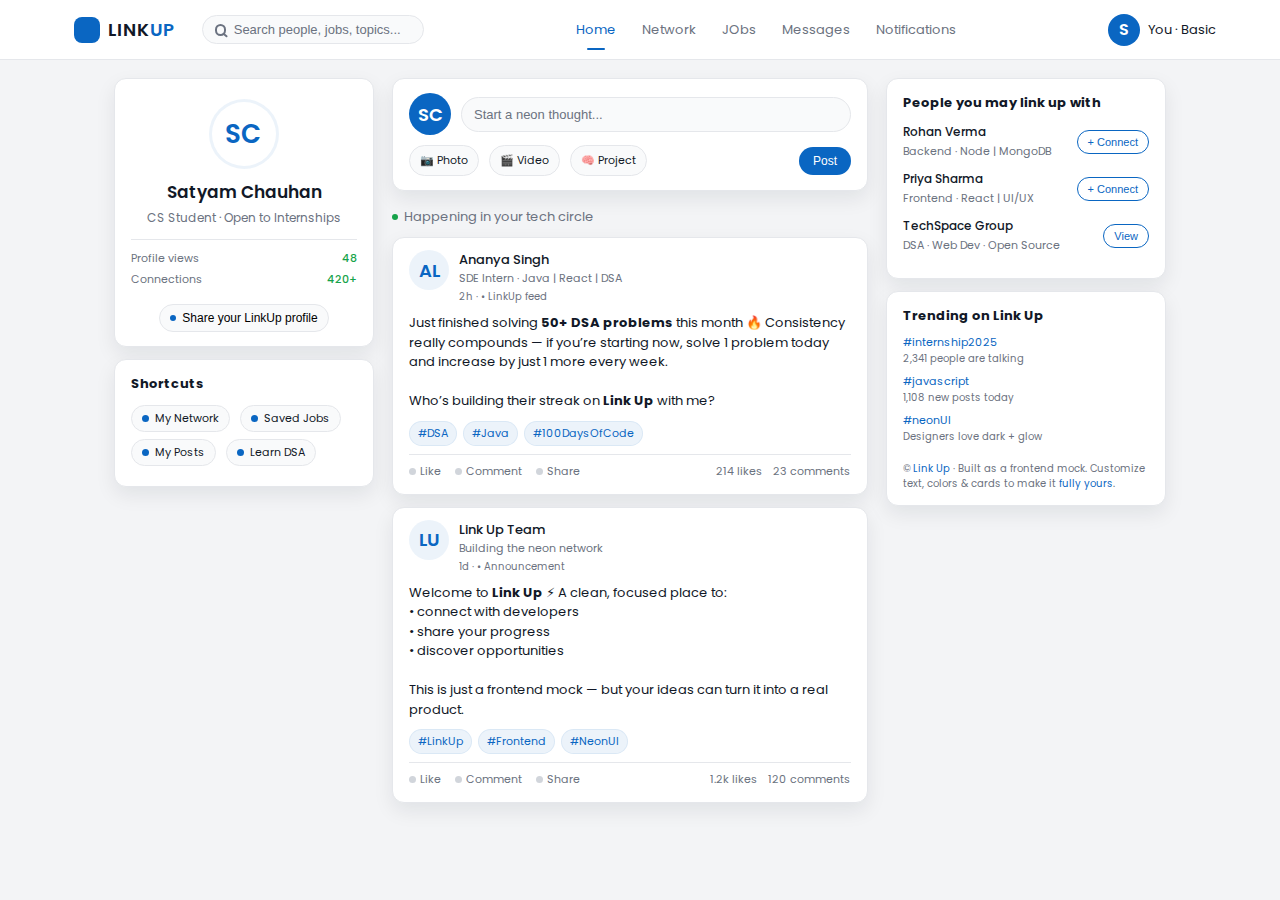
<file: index.html>
<!DOCTYPE html>
<html lang="en">
<head>
  <meta charset="UTF-8" />
  <title>Link Up</title>
  <meta name="viewport" content="width=device-width, initial-scale=1.0" />

  <!-- (Optional) Google Font -->
  <link rel="preconnect" href="https://fonts.googleapis.com" />
  <link rel="preconnect" href="https://fonts.gstatic.com" crossorigin />
  <link href="https://fonts.googleapis.com/css2?family=Poppins:wght@300;400;500;600&display=swap" rel="stylesheet" />
    <link rel="stylesheet" href="style.css">
 
</head>
<body>
  <!-- Top Navigation -->
  <header class="nav">
    <div class="nav-left">
      <a href="#" class="logo">
        <div class="logo-icon"></div>
        <div>
          <div class="logo-text-main">
            LINK<span class="logo-text-dot">UP</span>
          </div>
        </div>
      </a>
      <div class="search-box">
        <div class="search-circle"></div>
        <input class="search-input" type="text" placeholder="Search people, jobs, topics..." />
      </div>
    </div>

    <div class="nav-links">
      <a href="index.html" class="nav-link nav-link-active">Home</a>
      <a href="networks.html" class="nav-link">Network</a>
      <a href="jobs.html" class="nav-link ">JObs</a>
      <a href="Messages.html" class="nav-link ">Messages</a>
      <a href="notification.html" class="nav-link ">Notifications</a>
    </div>

    <div class="nav-profile">
      <div class="nav-avatar">S</div>
      <div class="nav-name">You · Basic</div>
    </div>
  </header>

  <!-- Main Layout -->
  <main class="layout">
    <!-- Left Column -->
    <section>
      <div class="card profile-card">
        <div class="profile-avatar">
          <div class="profile-avatar-inner">SC</div>
        </div>
        <div class="profile-name">Satyam Chauhan</div>
        <div class="profile-title">CS Student · Open to Internships</div>

        <div class="profile-meta">
          <div class="profile-meta-row">
            <span class="profile-meta-label">Profile views</span>
            <span class="profile-meta-value">48</span>
          </div>
          <div class="profile-meta-row">
            <span class="profile-meta-label">Connections</span>
            <span class="profile-meta-value">420+</span>
          </div>
        </div>

        <button class="profile-link">
          <span class="profile-link-dot"></span>
          Share your LinkUp profile
        </button>
      </div>

      <div class="card shortcuts-card">
        <h3>Shortcuts</h3>
        <div>
          <div class="shortcut-pill">
            <span class="shortcut-dot"></span>
            My Network
          </div>
          <div class="shortcut-pill">
            <span class="shortcut-dot"></span>
            Saved Jobs
          </div>
          <div class="shortcut-pill">
            <span class="shortcut-dot"></span>
            My Posts
          </div>
          <div class="shortcut-pill">
            <span class="shortcut-dot"></span>
            Learn DSA
          </div>
        </div>
      </div>
    </section>

    <!-- Middle Column -->
    <section>
      <div class="card create-post">
        <div class="create-row">
          <div class="create-avatar">SC</div>
          <input class="create-input" type="text" placeholder="Start a neon thought..." />
        </div>
        <div class="create-actions">
          <div class="create-tag">📷 Photo</div>
          <div class="create-tag">🎬 Video</div>
          <div class="create-tag">🧠 Project</div>
          <button class="create-btn">Post</button>
        </div>
      </div>

      <div class="feed-heading">
        <span class="feed-dot"></span>
        <span>Happening in your tech circle</span>
      </div>

      <!-- Post 1 -->
      <article class="card post-card">
        <div class="post-header">
          <div class="post-avatar">AL</div>
          <div>
            <div class="post-info-name">Ananya Singh</div>
            <div class="post-info-role">SDE Intern · Java | React | DSA</div>
            <div class="post-meta">2h · • LinkUp feed</div>
          </div>
        </div>
        <div class="post-body">
          Just finished solving <strong>50+ DSA problems</strong> this month 🔥  
          Consistency really compounds — if you’re starting now, solve 1 problem today and
          increase by just 1 more every week.  
          <br /><br />
          Who’s building their streak on <strong>Link Up</strong> with me?
        </div>
        <div class="post-tags">
          <span class="post-tag">#DSA</span>
          <span class="post-tag">#Java</span>
          <span class="post-tag">#100DaysOfCode</span>
        </div>
        <div class="post-footer">
          <div class="post-actions">
            <div class="post-action">
              <span class="post-action-dot"></span>
              <span>Like</span>
            </div>
            <div class="post-action">
              <span class="post-action-dot"></span>
              <span>Comment</span>
            </div>
            <div class="post-action">
              <span class="post-action-dot"></span>
              <span>Share</span>
            </div>
          </div>
          <div class="post-stats">
            <span>214 likes</span>
            <span>23 comments</span>
          </div>
        </div>
      </article>

      <!-- Post 2 -->
      <article class="card post-card">
        <div class="post-header">
          <div class="post-avatar">LU</div>
          <div>
            <div class="post-info-name">Link Up Team</div>
            <div class="post-info-role">Building the neon network</div>
            <div class="post-meta">1d · • Announcement</div>
          </div>
        </div>
        <div class="post-body">
          Welcome to <strong>Link Up</strong> ⚡  
          A clean, focused place to:
          <br />• connect with developers  
          <br />• share your progress  
          <br />• discover opportunities
          <br /><br />
          This is just a frontend mock — but your ideas can turn it into a real product.
        </div>
        <div class="post-tags">
          <span class="post-tag">#LinkUp</span>
          <span class="post-tag">#Frontend</span>
          <span class="post-tag">#NeonUI</span>
        </div>
        <div class="post-footer">
          <div class="post-actions">
            <div class="post-action">
              <span class="post-action-dot"></span>
              <span>Like</span>
            </div>
            <div class="post-action">
              <span class="post-action-dot"></span>
              <span>Comment</span>
            </div>
            <div class="post-action">
              <span class="post-action-dot"></span>
              <span>Share</span>
            </div>
          </div>
          <div class="post-stats">
            <span>1.2k likes</span>
            <span>120 comments</span>
          </div>
        </div>
      </article>
    </section>

    <!-- Right Column -->
    <aside>
      <div class="card suggest-card">
        <h3>People you may link up with</h3>

        <div class="suggest-item">
          <div class="suggest-info">
            <span class="suggest-name">Rohan Verma</span>
            <span class="suggest-role">Backend · Node | MongoDB</span>
          </div>
          <button class="suggest-btn">+ Connect</button>
        </div>

        <div class="suggest-item">
          <div class="suggest-info">
            <span class="suggest-name">Priya Sharma</span>
            <span class="suggest-role">Frontend · React | UI/UX</span>
          </div>
          <button class="suggest-btn">+ Connect</button>
        </div>

        <div class="suggest-item">
          <div class="suggest-info">
            <span class="suggest-name">TechSpace Group</span>
            <span class="suggest-role">DSA · Web Dev · Open Source</span>
          </div>
          <button class="suggest-btn">View</button>
        </div>
      </div>

      <div class="card">
        <h3 style="font-size:13px; margin-bottom:8px;">Trending on Link Up</h3>
        <div class="trending-list">
          <div>
            <div class="trend-tag">#internship2025</div>
            <div class="trend-sub">2,341 people are talking</div>
          </div>
          <div>
            <div class="trend-tag">#javascript</div>
            <div class="trend-sub">1,108 new posts today</div>
          </div>
          <div>
            <div class="trend-tag">#neonUI</div>
            <div class="trend-sub">Designers love dark + glow</div>
          </div>
        </div>

        <div class="footer">
          © <span>Link Up</span> · Built as a frontend mock.  
          Customize text, colors & cards to make it <span>fully yours</span>.
        </div>
      </div>
    </aside>
  </main>
</body>
</html>
</file>
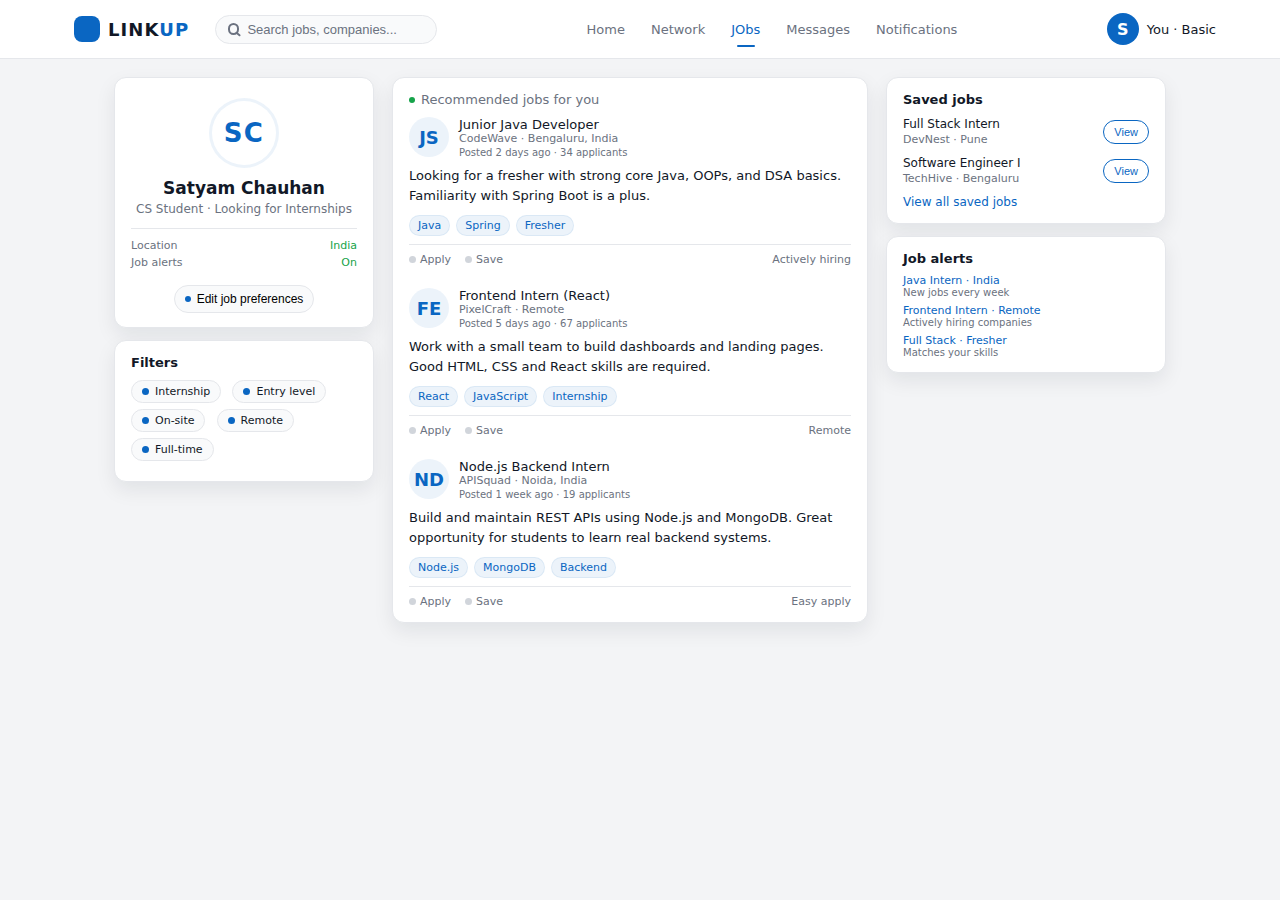
<file: jobs.html>
<!DOCTYPE html>
<html lang="en">
<head>
  <meta charset="UTF-8" />
  <title>LinkUp – Jobs</title>
  <meta name="viewport" content="width=device-width, initial-scale=1.0" />
  <!-- Reuse the same CSS file -->
  <link rel="stylesheet" href="style.css" />
</head>
<body>
  <!-- Top Navigation -->
  <header class="nav">
    <div class="nav-left">
      <a href="index.html" class="logo">
        <div class="logo-icon"></div>
        <div>
          <div class="logo-text-main">
            LINK<span class="logo-text-dot">UP</span>
          </div>
        </div>
      </a>
      <div class="search-box">
        <div class="search-circle"></div>
        <input class="search-input" type="text" placeholder="Search jobs, companies..." />
      </div>
    </div>

    <div class="nav-links">
      <a href="index.html" class="nav-link ">Home</a>
      <a href="networks.html" class="nav-link">Network</a>
      <a href="jobs.html" class="nav-link nav-link-active ">JObs</a>
      <a href="Messages.html" class="nav-link ">Messages</a>
      <a href="notification.html" class="nav-link ">Notifications</a>
    </div>

    <div class="nav-profile">
      <div class="nav-avatar">S</div>
      <div class="nav-name">You · Basic</div>
    </div>
  </header>

  <!-- Main Layout -->
  <main class="layout">
    <!-- Left Column: Profile + Filters -->
    <section>
      <div class="card profile-card">
        <div class="profile-avatar">
          <div class="profile-avatar-inner">SC</div>
        </div>
        <div class="profile-name">Satyam Chauhan</div>
        <div class="profile-title">CS Student · Looking for Internships</div>

        <div class="profile-meta">
          <div class="profile-meta-row">
            <span class="profile-meta-label">Location</span>
            <span class="profile-meta-value">India</span>
          </div>
          <div class="profile-meta-row">
            <span class="profile-meta-label">Job alerts</span>
            <span class="profile-meta-value">On</span>
          </div>
        </div>

        <button class="profile-link">
          <span class="profile-link-dot"></span>
          Edit job preferences
        </button>
      </div>

      <div class="card shortcuts-card">
        <h3>Filters</h3>
        <div>
          <div class="shortcut-pill">
            <span class="shortcut-dot"></span>
            Internship
          </div>
          <div class="shortcut-pill">
            <span class="shortcut-dot"></span>
            Entry level
          </div>
          <div class="shortcut-pill">
            <span class="shortcut-dot"></span>
            On-site
          </div>
          <div class="shortcut-pill">
            <span class="shortcut-dot"></span>
            Remote
          </div>
          <div class="shortcut-pill">
            <span class="shortcut-dot"></span>
            Full-time
          </div>
        </div>
      </div>
    </section>

    <!-- Middle Column: Job Listings -->
    <section>
      <article class="card">
        <div class="feed-heading" style="margin-top:0;">
          <span class="feed-dot"></span>
          <span>Recommended jobs for you</span>
        </div>

        <!-- Job 1 -->
        <div class="post-card" style="margin-top:10px; padding-top:0; border-top:none;">
          <div class="post-header">
            <div class="post-avatar">JS</div>
            <div>
              <div class="post-info-name">Junior Java Developer</div>
              <div class="post-info-role">CodeWave · Bengaluru, India</div>
              <div class="post-meta">Posted 2 days ago · 34 applicants</div>
            </div>
          </div>
          <div class="post-body">
            Looking for a fresher with strong core Java, OOPs, and DSA basics.
            Familiarity with Spring Boot is a plus.
          </div>
          <div class="post-tags">
            <span class="post-tag">Java</span>
            <span class="post-tag">Spring</span>
            <span class="post-tag">Fresher</span>
          </div>
          <div class="post-footer">
            <div class="post-actions">
              <div class="post-action">
                <span class="post-action-dot"></span>
                <span>Apply</span>
              </div>
              <div class="post-action">
                <span class="post-action-dot"></span>
                <span>Save</span>
              </div>
            </div>
            <div class="post-stats">
              <span>Actively hiring</span>
            </div>
          </div>
        </div>

        <!-- Job 2 -->
        <div class="post-card">
          <div class="post-header">
            <div class="post-avatar">FE</div>
            <div>
              <div class="post-info-name">Frontend Intern (React)</div>
              <div class="post-info-role">PixelCraft · Remote</div>
              <div class="post-meta">Posted 5 days ago · 67 applicants</div>
            </div>
          </div>
          <div class="post-body">
            Work with a small team to build dashboards and landing pages.
            Good HTML, CSS and React skills are required.
          </div>
          <div class="post-tags">
            <span class="post-tag">React</span>
            <span class="post-tag">JavaScript</span>
            <span class="post-tag">Internship</span>
          </div>
          <div class="post-footer">
            <div class="post-actions">
              <div class="post-action">
                <span class="post-action-dot"></span>
                <span>Apply</span>
              </div>
              <div class="post-action">
                <span class="post-action-dot"></span>
                <span>Save</span>
              </div>
            </div>
            <div class="post-stats">
              <span>Remote</span>
            </div>
          </div>
        </div>

        <!-- Job 3 -->
        <div class="post-card">
          <div class="post-header">
            <div class="post-avatar">ND</div>
            <div>
              <div class="post-info-name">Node.js Backend Intern</div>
              <div class="post-info-role">APISquad · Noida, India</div>
              <div class="post-meta">Posted 1 week ago · 19 applicants</div>
            </div>
          </div>
          <div class="post-body">
            Build and maintain REST APIs using Node.js and MongoDB.
            Great opportunity for students to learn real backend systems.
          </div>
          <div class="post-tags">
            <span class="post-tag">Node.js</span>
            <span class="post-tag">MongoDB</span>
            <span class="post-tag">Backend</span>
          </div>
          <div class="post-footer">
            <div class="post-actions">
              <div class="post-action">
                <span class="post-action-dot"></span>
                <span>Apply</span>
              </div>
              <div class="post-action">
                <span class="post-action-dot"></span>
                <span>Save</span>
              </div>
            </div>
            <div class="post-stats">
              <span>Easy apply</span>
            </div>
          </div>
        </div>
      </article>
    </section>

    <!-- Right Column: Saved Jobs / Alerts -->
    <aside>
      <div class="card suggest-card">
        <h3>Saved jobs</h3>

        <div class="suggest-item" style="margin-top:10px;">
          <div class="suggest-info">
            <span class="suggest-name">Full Stack Intern</span>
            <span class="suggest-role">DevNest · Pune</span>
          </div>
          <button class="suggest-btn">View</button>
        </div>

        <div class="suggest-item">
          <div class="suggest-info">
            <span class="suggest-name">Software Engineer I</span>
            <span class="suggest-role">TechHive · Bengaluru</span>
          </div>
          <button class="suggest-btn">View</button>
        </div>

        <div style="font-size:12px; color:var(--accent); margin-top:8px; cursor:pointer;">
          View all saved jobs
        </div>
      </div>

      <div class="card" style="margin-top:12px;">
        <h3 style="font-size:13px; margin-bottom:8px;">Job alerts</h3>
        <div class="trending-list">
          <div>
            <div class="trend-tag">Java Intern · India</div>
            <div class="trend-sub">New jobs every week</div>
          </div>
          <div>
            <div class="trend-tag">Frontend Intern · Remote</div>
            <div class="trend-sub">Actively hiring companies</div>
          </div>
          <div>
            <div class="trend-tag">Full Stack · Fresher</div>
            <div class="trend-sub">Matches your skills</div>
          </div>
        </div>
      </div>
    </aside>
  </main>
</body>
</html>
</file>
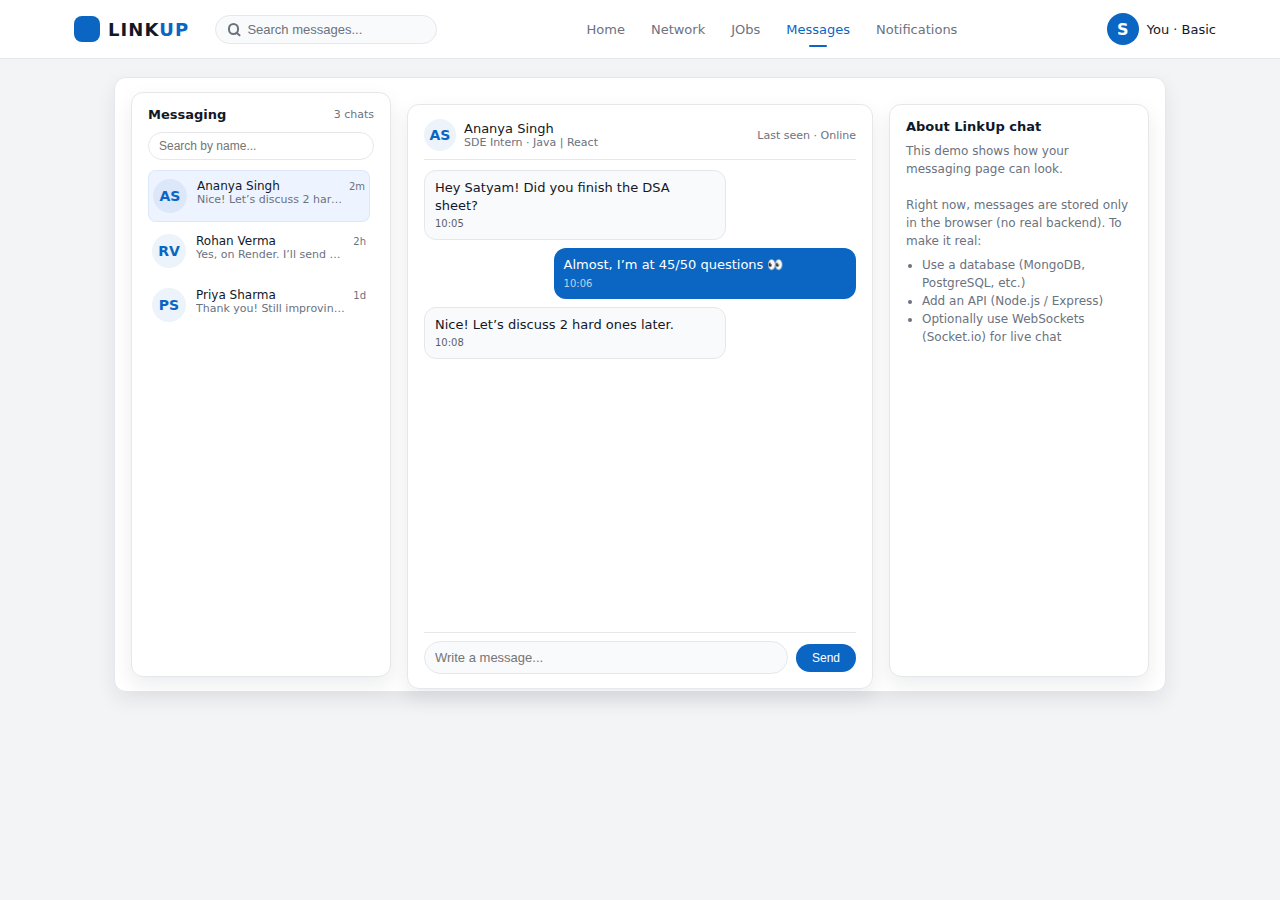
<file: Messages.html>
<!DOCTYPE html>
<html lang="en">
<head>
  <meta charset="UTF-8" />
  <title>LinkUp – Messages</title>
  <meta name="viewport" content="width=device-width, initial-scale=1.0" />
  <!-- Reuse your main styles -->
  <link rel="stylesheet" href="style.css" />
  <link rel="stylesheet" href="message.css" >

  <!-- Extra chat-specific styles -->

</head>
<body>
  <!-- Top Navigation -->
  <header class="nav">
    <div class="nav-left">
      <a href="index.html" class="logo">
        <div class="logo-icon"></div>
        <div>
          <div class="logo-text-main">
            LINK<span class="logo-text-dot">UP</span>
          </div>
        </div>
      </a>
      <div class="search-box">
        <div class="search-circle"></div>
        <input class="search-input" type="text" placeholder="Search messages..." />
      </div>
    </div>

    <div class="nav-links">
      <a href="index.html" class="nav-link ">Home</a>
      <a href="networks.html" class="nav-link">Network</a>
      <a href="jobs.html" class="nav-link ">JObs</a>
      <a href="Messages.html" class="nav-link nav-link-active">Messages</a>
      <a href="notification.html" class="nav-link ">Notifications</a>
    </div>

    <div class="nav-profile">
      <div class="nav-avatar">S</div>
      <div class="nav-name">You · Basic</div>
    </div>
  </header>

  <!-- Main Layout (only center column really used, but we keep same structure) -->
  <main class="layout">
    <section class="card chat-layout" style="grid-column: 1 / -1;">
      <div class="chat-body">
        <!-- Left: Chat list -->
        <div class="card chat-list">
          <div class="chat-list-header">
            <span><strong>Messaging</strong></span>
            <span style="font-size:11px; color:var(--text-muted);">3 chats</span>
          </div>
          <input
            type="text"
            class="chat-search"
            id="chatSearch"
            placeholder="Search by name..."
          />
          <div class="chat-list-items" id="chatList"></div>
        </div>

        <!-- Middle: Chat window -->
        <div class="card chat-window">
          <div class="chat-window-header" id="chatHeader">
            <div class="chat-window-user">
              <div class="chat-window-avatar" id="chatUserAvatar">A</div>
              <div>
                <div id="chatUserName" style="font-weight:500;">Select a chat</div>
                <div class="chat-window-role" id="chatUserRole">No conversation selected</div>
              </div>
            </div>
            <div style="font-size:11px; color:var(--text-muted);">
              Last seen · <span id="chatUserLastSeen">—</span>
            </div>
          </div>

          <div class="chat-messages" id="chatMessages">
            <p style="font-size:13px; color:var(--text-muted); text-align:center; margin-top:40px;">
              Select a person from the left to see messages.
            </p>
          </div>

          <form class="chat-input-bar" id="chatForm">
            <input
              type="text"
              class="chat-input"
              id="chatInput"
              placeholder="Write a message..."
              autocomplete="off"
            />
            <button type="submit" class="chat-send-btn">Send</button>
          </form>
        </div>

        <!-- Right: Info / help -->
        <aside class="card">
          <h3 style="font-size:13px; margin-bottom:8px;">About LinkUp chat</h3>
          <div class="chat-help">
            This demo shows how your messaging page can look.
            <br /><br />
            Right now, messages are stored only in the browser (no real backend).
            To make it real:
            <ul style="padding-left:16px; margin-top:6px;">
              <li>Use a database (MongoDB, PostgreSQL, etc.)</li>
              <li>Add an API (Node.js / Express)</li>
              <li>Optionally use WebSockets (Socket.io) for live chat</li>
            </ul>
          </div>
        </aside>
      </div>
    </section>
  </main>
  <script src="message.js"></script>
</body>
</html>
</file>
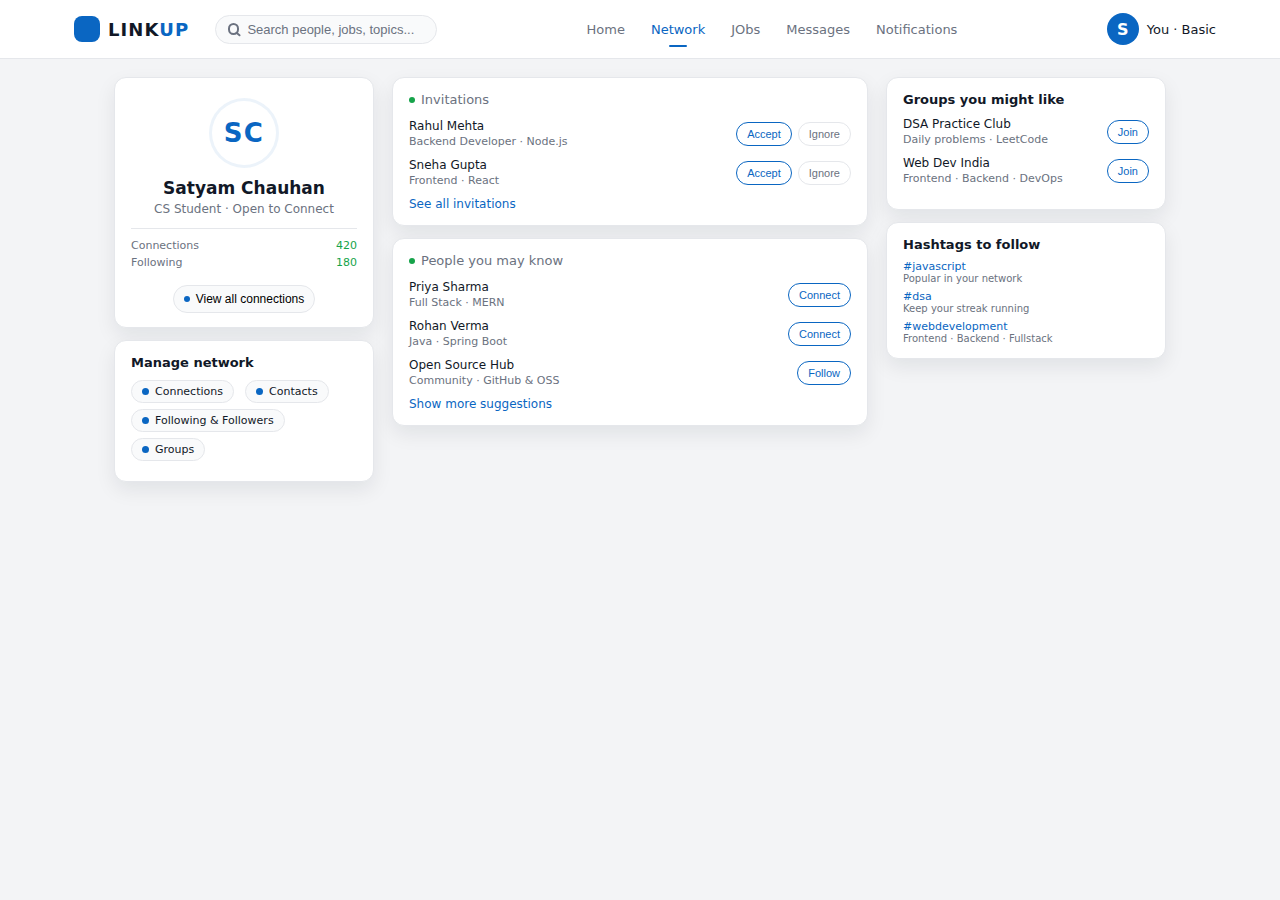
<file: networks.html>
<!DOCTYPE html>
<html lang="en">
<head>
  <meta charset="UTF-8" />
  <title>LinkUp – Network</title>
  <meta name="viewport" content="width=device-width, initial-scale=1.0" />
  <!-- Reuse the same CSS you already have -->
  <link rel="stylesheet" href="style.css" />
</head>
<body>
  <!-- Top Navigation -->
  <header class="nav">
    <div class="nav-left">
      <a href="index.html" class="logo">
        <div class="logo-icon"></div>
        <div>
          <div class="logo-text-main">
            LINK<span class="logo-text-dot">UP</span>
          </div>
        </div>
      </a>
      <div class="search-box">
        <div class="search-circle"></div>
        <input class="search-input" type="text" placeholder="Search people, jobs, topics..." />
      </div>
    </div>

    <div class="nav-links">
      <a href="index.html" class="nav-link ">Home</a>
      <a href="networks.html" class="nav-link nav-link-active">Network</a>
      <a href="jobs.html" class="nav-link ">JObs</a>
      <a href="Messages.html" class="nav-link ">Messages</a>
      <a href="notification.html" class="nav-link ">Notifications</a>
    </div>

    <div class="nav-profile">
      <div class="nav-avatar">S</div>
      <div class="nav-name">You · Basic</div>
    </div>
  </header>

  <!-- Main Layout -->
  <main class="layout">
    <!-- Left Column -->
    <section>
      <div class="card profile-card">
        <div class="profile-avatar">
          <div class="profile-avatar-inner">SC</div>
        </div>
        <div class="profile-name">Satyam Chauhan</div>
        <div class="profile-title">CS Student · Open to Connect</div>

        <div class="profile-meta">
          <div class="profile-meta-row">
            <span class="profile-meta-label">Connections</span>
            <span class="profile-meta-value">420</span>
          </div>
          <div class="profile-meta-row">
            <span class="profile-meta-label">Following</span>
            <span class="profile-meta-value">180</span>
          </div>
        </div>

        <button class="profile-link">
          <span class="profile-link-dot"></span>
          View all connections
        </button>
      </div>

      <div class="card shortcuts-card">
        <h3>Manage network</h3>
        <div>
          <div class="shortcut-pill">
            <span class="shortcut-dot"></span>
            Connections
          </div>
          <div class="shortcut-pill">
            <span class="shortcut-dot"></span>
            Contacts
          </div>
          <div class="shortcut-pill">
            <span class="shortcut-dot"></span>
            Following & Followers
          </div>
          <div class="shortcut-pill">
            <span class="shortcut-dot"></span>
            Groups
          </div>
        </div>
      </div>
    </section>

    <!-- Middle Column: Invitations & Suggestions -->
    <section>
      <!-- Invitations -->
      <article class="card">
        <div class="feed-heading" style="margin-top:0;">
          <span class="feed-dot"></span>
          <span>Invitations</span>
        </div>

        <div class="suggest-item" style="margin-top:12px;">
          <div class="suggest-info">
            <span class="suggest-name">Rahul Mehta</span>
            <span class="suggest-role">Backend Developer · Node.js</span>
          </div>
          <div style="display:flex; gap:6px;">
            <button class="suggest-btn">Accept</button>
            <button class="suggest-btn" style="border-color:#e5e7eb; color:#6b7280;">Ignore</button>
          </div>
        </div>

        <div class="suggest-item">
          <div class="suggest-info">
            <span class="suggest-name">Sneha Gupta</span>
            <span class="suggest-role">Frontend · React</span>
          </div>
          <div style="display:flex; gap:6px;">
            <button class="suggest-btn">Accept</button>
            <button class="suggest-btn" style="border-color:#e5e7eb; color:#6b7280;">Ignore</button>
          </div>
        </div>

        <div style="font-size:12px; color:var(--accent); margin-top:8px; cursor:pointer;">
          See all invitations
        </div>
      </article>

      <!-- People you may know -->
      <article class="card" style="margin-top:12px;">
        <div class="feed-heading" style="margin-top:0;">
          <span class="feed-dot"></span>
          <span>People you may know</span>
        </div>

        <div class="suggest-item" style="margin-top:12px;">
          <div class="suggest-info">
            <span class="suggest-name">Priya Sharma</span>
            <span class="suggest-role">Full Stack · MERN</span>
          </div>
          <button class="suggest-btn">Connect</button>
        </div>

        <div class="suggest-item">
          <div class="suggest-info">
            <span class="suggest-name">Rohan Verma</span>
            <span class="suggest-role">Java · Spring Boot</span>
          </div>
          <button class="suggest-btn">Connect</button>
        </div>

        <div class="suggest-item">
          <div class="suggest-info">
            <span class="suggest-name">Open Source Hub</span>
            <span class="suggest-role">Community · GitHub & OSS</span>
          </div>
          <button class="suggest-btn">Follow</button>
        </div>

        <div style="font-size:12px; color:var(--accent); margin-top:8px; cursor:pointer;">
          Show more suggestions
        </div>
      </article>
    </section>

    <!-- Right Column: Groups / Hashtags -->
    <aside>
      <div class="card suggest-card">
        <h3>Groups you might like</h3>

        <div class="suggest-item" style="margin-top:10px;">
          <div class="suggest-info">
            <span class="suggest-name">DSA Practice Club</span>
            <span class="suggest-role">Daily problems · LeetCode</span>
          </div>
          <button class="suggest-btn">Join</button>
        </div>

        <div class="suggest-item">
          <div class="suggest-info">
            <span class="suggest-name">Web Dev India</span>
            <span class="suggest-role">Frontend · Backend · DevOps</span>
          </div>
          <button class="suggest-btn">Join</button>
        </div>
      </div>

      <div class="card" style="margin-top:12px;">
        <h3 style="font-size:13px; margin-bottom:8px;">Hashtags to follow</h3>
        <div class="trending-list">
          <div>
            <div class="trend-tag">#javascript</div>
            <div class="trend-sub">Popular in your network</div>
          </div>
          <div>
            <div class="trend-tag">#dsa</div>
            <div class="trend-sub">Keep your streak running</div>
          </div>
          <div>
            <div class="trend-tag">#webdevelopment</div>
            <div class="trend-sub">Frontend · Backend · Fullstack</div>
          </div>
        </div>
      </div>
    </aside>
  </main>
</body>
</html>
</file>
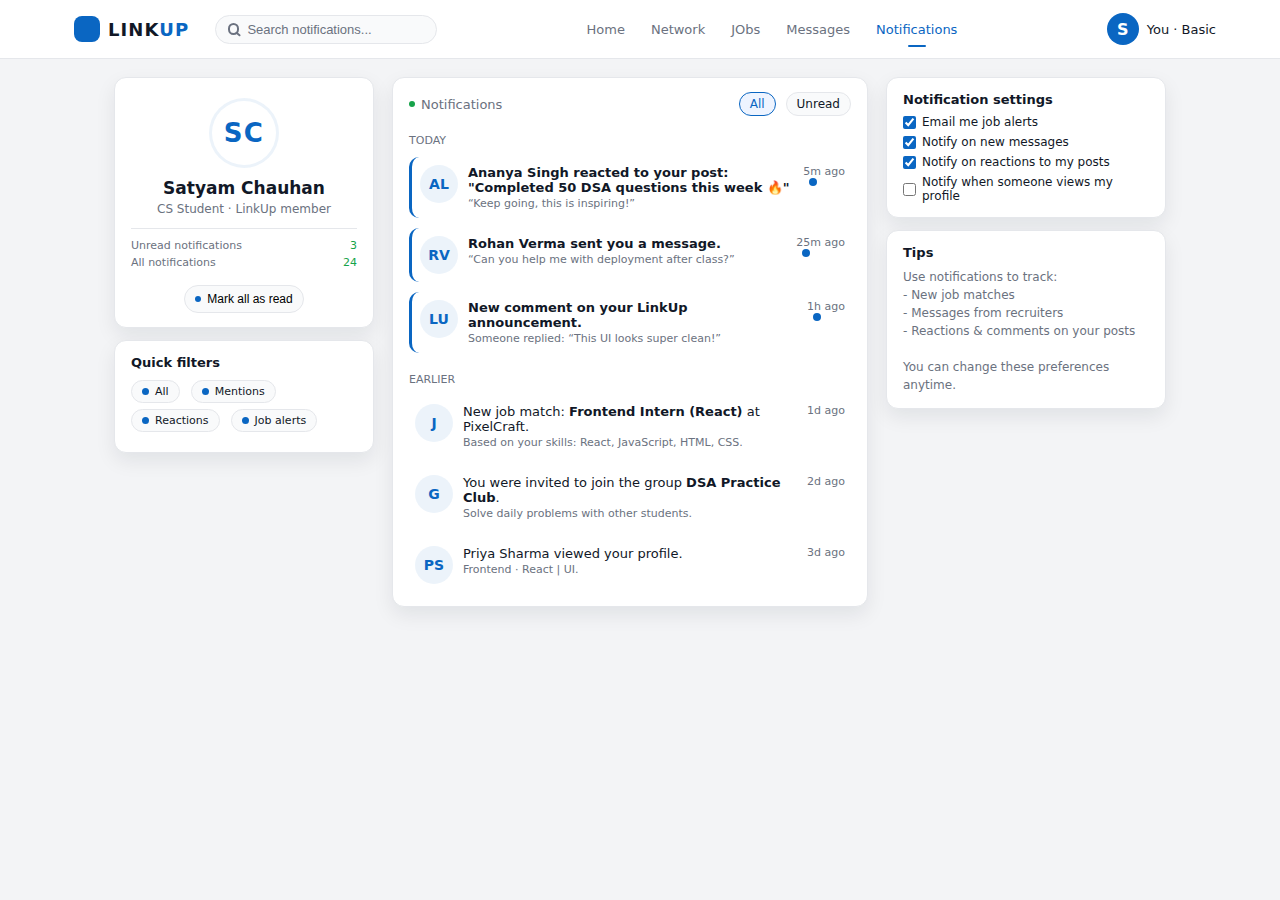
<file: notification.html>
<!DOCTYPE html>
<html lang="en">
<head>
  <meta charset="UTF-8" />
  <title>LinkUp – Notifications</title>
  <meta name="viewport" content="width=device-width, initial-scale=1.0" />
  <!-- Reuse your main stylesheet -->
  <link rel="stylesheet" href="style.css" />
  <link rel="stylesheet" href="networks.css">

  <!-- Extra styles only for notifications page -->
  
</head>
<body>
  <!-- Top Navigation -->
  <header class="nav">
    <div class="nav-left">
      <a href="index.html" class="logo">
        <div class="logo-icon"></div>
        <div>
          <div class="logo-text-main">
            LINK<span class="logo-text-dot">UP</span>
          </div>
        </div>
      </a>
      <div class="search-box">
        <div class="search-circle"></div>
        <input class="search-input" type="text" placeholder="Search notifications..." />
      </div>
    </div>

    <div class="nav-links">
      <a href="index.html" class="nav-link ">Home</a>
      <a href="networks.html" class="nav-link">Network</a>
      <a href="jobs.html" class="nav-link ">JObs</a>
      <a href="Messages.html" class="nav-link ">Messages</a>
      <a href="notification.html" class="nav-link nav-link-active">Notifications</a>
    </div>

    <div class="nav-profile">
      <div class="nav-avatar">S</div>
      <div class="nav-name">You · Basic</div>
    </div>
  </header>

  <!-- Main Layout -->
  <main class="layout">
    <!-- Left Column: Profile / quick stats -->
    <section>
      <div class="card profile-card">
        <div class="profile-avatar">
          <div class="profile-avatar-inner">SC</div>
        </div>
        <div class="profile-name">Satyam Chauhan</div>
        <div class="profile-title">CS Student · LinkUp member</div>

        <div class="profile-meta">
          <div class="profile-meta-row">
            <span class="profile-meta-label">Unread notifications</span>
            <span class="profile-meta-value">3</span>
          </div>
          <div class="profile-meta-row">
            <span class="profile-meta-label">All notifications</span>
            <span class="profile-meta-value">24</span>
          </div>
        </div>

        <button class="profile-link">
          <span class="profile-link-dot"></span>
          Mark all as read
        </button>
      </div>

      <div class="card shortcuts-card">
        <h3>Quick filters</h3>
        <div>
          <div class="shortcut-pill">
            <span class="shortcut-dot"></span>
            All
          </div>
          <div class="shortcut-pill">
            <span class="shortcut-dot"></span>
            Mentions
          </div>
          <div class="shortcut-pill">
            <span class="shortcut-dot"></span>
            Reactions
          </div>
          <div class="shortcut-pill">
            <span class="shortcut-dot"></span>
            Job alerts
          </div>
        </div>
      </div>
    </section>

    <!-- Middle Column: Notifications list -->
    <section>
      <article class="card">
        <div class="notif-header">
          <div class="feed-heading" style="margin:0;">
            <span class="feed-dot"></span>
            <span>Notifications</span>
          </div>
          <div class="notif-tabs">
            <span class="notif-tab notif-tab-active">All</span>
            <span class="notif-tab">Unread</span>
          </div>
        </div>

        <div class="notif-list">
          <div class="notif-section-title">Today</div>

          <!-- Unread 1 -->
          <div class="notif-item notif-unread">
            <div class="notif-avatar">AL</div>
            <div class="notif-content-main">
              <div class="notif-text-main">
                Ananya Singh reacted to your post: <strong>"Completed 50 DSA questions this week 🔥"</strong>
              </div>
              <div class="notif-text-sub">“Keep going, this is inspiring!”</div>
            </div>
            <div class="notif-time-dot">
              5m ago
              <div class="notif-dot"></div>
            </div>
          </div>

          <!-- Unread 2 -->
          <div class="notif-item notif-unread">
            <div class="notif-avatar">RV</div>
            <div class="notif-content-main">
              <div class="notif-text-main">
                Rohan Verma sent you a message.
              </div>
              <div class="notif-text-sub">
                “Can you help me with deployment after class?”
              </div>
            </div>
            <div class="notif-time-dot">
              25m ago
              <div class="notif-dot"></div>
            </div>
          </div>

          <!-- Unread 3 -->
          <div class="notif-item notif-unread">
            <div class="notif-avatar">LU</div>
            <div class="notif-content-main">
              <div class="notif-text-main">
                New comment on your LinkUp announcement.
              </div>
              <div class="notif-text-sub">Someone replied: “This UI looks super clean!”</div>
            </div>
            <div class="notif-time-dot">
              1h ago
              <div class="notif-dot"></div>
            </div>
          </div>

          <div class="notif-section-title">Earlier</div>

          <div class="notif-item">
            <div class="notif-avatar">J</div>
            <div class="notif-content-main">
              <div class="notif-text-main">
                New job match: <strong>Frontend Intern (React)</strong> at PixelCraft.
              </div>
              <div class="notif-text-sub">
                Based on your skills: React, JavaScript, HTML, CSS.
              </div>
            </div>
            <div class="notif-time-dot">
              1d ago
            </div>
          </div>

          <div class="notif-item">
            <div class="notif-avatar">G</div>
            <div class="notif-content-main">
              <div class="notif-text-main">
                You were invited to join the group <strong>DSA Practice Club</strong>.
              </div>
              <div class="notif-text-sub">
                Solve daily problems with other students.
              </div>
            </div>
            <div class="notif-time-dot">
              2d ago
            </div>
          </div>

          <div class="notif-item">
            <div class="notif-avatar">PS</div>
            <div class="notif-content-main">
              <div class="notif-text-main">
                Priya Sharma viewed your profile.
              </div>
              <div class="notif-text-sub">
                Frontend · React | UI.
              </div>
            </div>
            <div class="notif-time-dot">
              3d ago
            </div>
          </div>
        </div>
      </article>
    </section>

    <!-- Right Column: Notification settings / tips -->
    <aside>
      <div class="card">
        <h3 style="font-size:13px; margin-bottom:8px;">Notification settings</h3>
        <div class="notif-settings-list">
          <label>
            <input type="checkbox" checked />
            Email me job alerts
          </label>
          <label>
            <input type="checkbox" checked />
            Notify on new messages
          </label>
          <label>
            <input type="checkbox" checked />
            Notify on reactions to my posts
          </label>
          <label>
            <input type="checkbox" />
            Notify when someone views my profile
          </label>
        </div>
      </div>

      <div class="card" style="margin-top:12px;">
        <h3 style="font-size:13px; margin-bottom:8px;">Tips</h3>
        <p style="font-size:12px; color:var(--text-muted); line-height:1.5;">
          Use notifications to track:
          <br>- New job matches  
          <br>- Messages from recruiters  
          <br>- Reactions & comments on your posts  
          <br><br>
          You can change these preferences anytime.
        </p>
      </div>
    </aside>
  </main>
</body>
</html>
</file>
<file: style.css>
/* ===== Simple, clean CSS for "Link Up" ===== */
/* Paste this inside your <style> tag and remove the old CSS */

:root {
  --bg-main: #f3f4f6;
  --bg-elevated: #ffffff;
  --bg-elevated-soft: #f9fafb;
  --border-subtle: #e5e7eb;
  --text-main: #111827;
  --text-muted: #6b7280;
  --accent: #0a66c2;
  --accent-soft: rgba(10, 102, 194, 0.08);
  --accent-pink: #ec4899;    /* kept only for small details if needed */
  --accent-green: #16a34a;
  --shadow-soft: 0 8px 20px rgba(15, 23, 42, 0.08);
  --radius-lg: 12px;
  --radius-xl: 12px;
}

* {
  box-sizing: border-box;
  margin: 0;
  padding: 0;
}

body {
  font-family: "Poppins", system-ui, -apple-system, BlinkMacSystemFont, sans-serif;
  background: var(--bg-main);
  color: var(--text-main);
  min-height: 100vh;
}

/* Basic links */
a {
  color: inherit;
  text-decoration: none;
}

/* ===== Top Nav ===== */

.nav {
  position: sticky;
  top: 0;
  z-index: 20;
  background: #ffffff;
  border-bottom: 1px solid var(--border-subtle);
  padding: 10px 5vw;
  display: flex;
  align-items: center;
  justify-content: space-between;
}

.nav-left {
  display: flex;
  align-items: center;
  gap: 16px;
}

.logo {
  display: inline-flex;
  align-items: center;
  gap: 8px;
  padding: 6px 10px;
  border-radius: 999px;
}

.logo-icon {
  height: 26px;
  width: 26px;
  border-radius: 8px;
  background: var(--accent);
}

.logo-text-main {
  font-size: 18px;
  font-weight: 600;
  letter-spacing: 0.06em;
  text-transform: uppercase;
}

.logo-text-dot {
  color: var(--accent);
}

.search-box {
  background: var(--bg-elevated-soft);
  border-radius: 999px;
  padding: 6px 12px;
  border: 1px solid var(--border-subtle);
  display: flex;
  align-items: center;
  gap: 8px;
  min-width: 220px;
}

.search-circle {
  height: 12px;
  width: 12px;
  border-radius: 999px;
  border: 2px solid var(--text-muted);
  position: relative;
}

.search-circle::after {
  content: "";
  position: absolute;
  right: -4px;
  bottom: -2px;
  width: 6px;
  height: 2px;
  border-radius: 999px;
  background: var(--text-muted);
  transform: rotate(40deg);
}

.search-input {
  border: none;
  outline: none;
  background: transparent;
  color: var(--text-main);
  font-size: 13px;
  width: 100%;
}

.search-input::placeholder {
  color: var(--text-muted);
}

.nav-links {
  display: flex;
  align-items: center;
  gap: 18px;
  font-size: 13px;
  color: var(--text-muted);
}

.nav-link {
  position: relative;
  padding: 6px 4px;
  cursor: pointer;
  transition: color 0.15s ease;
}

.nav-link-active,
.nav-link:hover {
  color: var(--accent);
}

.nav-link-active::after {
  content: "";
  position: absolute;
  left: 0;
  right: 0;
  bottom: -4px;
  margin: 0 auto;
  width: 18px;
  height: 2px;
  border-radius: 999px;
  background: var(--accent);
}

.nav-profile {
  display: flex;
  align-items: center;
  gap: 8px;
}

.nav-avatar {
  height: 32px;
  width: 32px;
  border-radius: 999px;
  background: var(--accent);
  display: flex;
  align-items: center;
  justify-content :center;
  font-size: 16px;
  font-weight: 600;
  color: #ffffff;
}

.nav-name {
  font-size: 13px;
  color: var(--text-main);
}

/* ===== Layout ===== */

.layout {
  display: grid;
  grid-template-columns: minmax(0, 260px) minmax(0, 1.9fr) minmax(0, 280px);
  gap: 18px;
  padding: 18px 5vw 40px;
  max-width: 1180px;
  margin: 0 auto;
}

/* ===== Generic Card ===== */

.card {
  background-color: var(--bg-elevated);
  border-radius: var(--radius-xl);
  border: 1px solid var(--border-subtle);
  box-shadow: var(--shadow-soft);
  padding: 14px 16px;
}

.card + .card {
  margin-top: 12px;
}

/* ===== Left Column: Profile + Shortcuts ===== */

.profile-card {
  text-align: center;
  padding-top: 20px;
}

.profile-avatar {
  margin: 0 auto 10px;
  height: 70px;
  width: 70px;
  border-radius: 999px;
  background: var(--accent-soft);
  padding: 3px;
}

.profile-avatar-inner {
  height: 100%;
  width: 100%;
  border-radius: inherit;
  background: #ffffff;
  display: flex;
  align-items: center;
  justify-content: center;
  font-size: 26px;
  font-weight: 600;
  letter-spacing: 0.05em;
  color: var(--accent);
}

.profile-name {
  font-size: 17px;
  font-weight: 600;
}

.profile-title {
  margin-top: 4px;
  font-size: 12px;
  color: var(--text-muted);
}

.profile-meta {
  margin-top: 12px;
  padding-top: 10px;
  border-top: 1px solid var(--border-subtle);
  font-size: 11px;
  text-align: left;
}

.profile-meta-row {
  display: flex;
  align-items: center;
  justify-content: space-between;
  margin-bottom: 4px;
}

.profile-meta-label {
  color: var(--text-muted);
}

.profile-meta-value {
  color: var(--accent-green);
  font-weight: 500;
}

.profile-link {
  margin-top: 12px;
  display: inline-flex;
  align-items: center;
  justify-content: center;
  gap: 6px;
  font-size: 12px;
  padding: 6px 10px;
  border-radius: 999px;
  border: 1px solid var(--border-subtle);
  background: var(--bg-elevated-soft);
  cursor: pointer;
}

.profile-link-dot {
  height: 6px;
  width: 6px;
  border-radius: 999px;
  background: var(--accent);
}

/* Shortcuts */

.shortcuts-card h3 {
  font-size: 13px;
  margin-bottom: 10px;
}

.shortcut-pill {
  display: inline-flex;
  align-items: center;
  gap: 6px;
  padding: 4px 10px;
  font-size: 11px;
  border-radius: 999px;
  border: 1px solid var(--border-subtle);
  margin: 0 6px 6px 0;
  background: var(--bg-elevated-soft);
  cursor: pointer;
  transition: background 0.15s ease, border 0.15s ease;
}

.shortcut-pill:hover {
  border-color: var(--accent);
  background: #eef4ff;
}

.shortcut-dot {
  height: 7px;
  width: 7px;
  border-radius: 999px;
  background: var(--accent);
}

/* ===== Middle Column: Feed ===== */

.create-post {
  display: flex;
  flex-direction: column;
  gap: 10px;
}

.create-row {
  display: flex;
  align-items: center;
  gap: 10px;
}

.create-avatar {
  height: 42px;
  width: 42px;
  border-radius: 999px;
  background: var(--accent);
  display: flex;
  align-items: center;
  justify-content: center;
  font-size: 18px;
  font-weight: 600;
  color: #ffffff;
}

.create-input {
  flex: 1;
  border-radius: 999px;
  border: 1px solid var(--border-subtle);
  padding: 9px 12px;
  font-size: 13px;
  background: var(--bg-elevated-soft);
  color: var(--text-main);
  outline: none;
}

.create-input::placeholder {
  color: var(--text-muted);
}

.create-actions {
  display: flex;
  flex-wrap: wrap;
  align-items: center;
  gap: 10px;
  font-size: 11px;
}

.create-tag {
  padding: 6px 10px;
  border-radius: 999px;
  background: var(--bg-elevated-soft);
  border: 1px solid var(--border-subtle);
  cursor: pointer;
}

.create-btn {
  margin-left: auto;
  padding: 7px 14px;
  border-radius: 999px;
  border: none;
  cursor: pointer;
  font-size: 12px;
  font-weight: 500;
  background: var(--accent);
  color: #ffffff;
}

.feed-heading {
  margin: 16px 0 6px;
  font-size: 13px;
  color: var(--text-muted);
  display: flex;
  align-items: center;
  gap: 6px;
}

.feed-dot {
  height: 6px;
  width: 6px;
  border-radius: 999px;
  background: var(--accent-green);
}

.post-card {
  margin-top: 10px;
  padding-top: 12px;
}

.post-header {
  display: flex;
  gap: 10px;
  margin-bottom: 8px;
}

.post-avatar {
  height: 40px;
  width: 40px;
  border-radius: 50%;
  background: var(--accent-soft);
  display: flex;
  align-items: center;
  justify-content: center;
  font-size: 18px;
  font-weight: 600;
  color: var(--accent);
}

.post-info-name {
  font-size: 13px;
  font-weight: 500;
}

.post-info-role {
  font-size: 11px;
  color: var(--text-muted);
}

.post-meta {
  font-size: 10px;
  color: var(--text-muted);
  margin-top: 2px;
}

.post-body {
  font-size: 13px;
  margin: 6px 0 10px;
  line-height: 1.5;
}

.post-tags {
  display: flex;
  flex-wrap: wrap;
  gap: 6px;
  margin-bottom: 8px;
}

.post-tag {
  font-size: 11px;
  padding: 3px 8px;
  border-radius: 999px;
  background: var(--accent-soft);
  border: 1px solid var(--accent-soft);
  color: var(--accent);
}

.post-footer {
  display: flex;
  align-items: center;
  justify-content: space-between;
  font-size: 11px;
  color: var(--text-muted);
  border-top: 1px solid var(--border-subtle);
  padding-top: 8px;
  margin-top: 4px;
}

.post-actions {
  display: flex;
  gap: 14px;
}

.post-action {
  display: inline-flex;
  align-items: center;
  gap: 4px;
  cursor: pointer;
}

.post-action-dot {
  height: 7px;
  width: 7px;
  border-radius: 999px;
  background: #d1d5db;
}

.post-stats {
  display: flex;
  gap: 10px;
}

/* ===== Right Column: Suggestions / Trending ===== */

.suggest-card h3 {
  font-size: 13px;
  margin-bottom: 10px;
}

.suggest-item {
  display: flex;
  align-items: center;
  justify-content: space-between;
  margin-bottom: 10px;
  font-size: 12px;
}

.suggest-info {
  display: flex;
  flex-direction: column;
  gap: 2px;
}

.suggest-name {
  font-weight: 500;
}

.suggest-role {
  color: var(--text-muted);
  font-size: 11px;
}

.suggest-btn {
  padding: 5px 10px;
  font-size: 11px;
  border-radius: 999px;
  border: 1px solid var(--accent);
  background: #ffffff;
  color: var(--accent);
  cursor: pointer;
}

.trending-list {
  font-size: 11px;
  display: flex;
  flex-direction: column;
  gap: 6px;
  margin-top: 6px;
}

.trend-tag {
  color: var(--accent);
}

.trend-sub {
  color: var(--text-muted);
  font-size: 10px;
}

.footer {
  margin-top: 16px;
  font-size: 10px;
  color: var(--text-muted);
  text-align: left;
  line-height: 1.5;
}

.footer span {
  color: var(--accent);
}

/* ===== Responsive ===== */

@media (max-width: 1024px) {
  .layout {
    grid-template-columns: minmax(0, 1.8fr) minmax(0, 1.4fr);
  }

  .layout > :first-child {
    display: none;
  }
}

@media (max-width: 768px) {
  .nav {
    flex-wrap: wrap;
    gap: 10px;
  }

  .nav-links {
    display: none;
  }

  .layout {
    grid-template-columns: minmax(0, 1fr);
    padding: 12px 4vw 24px;
  }

  .layout > :last-child {
    display: none;
  }
}
</file>
<file: message.css>
.chat-layout {
      display: flex;
      flex-direction: column;
      gap: 12px;
      height: 100%;
    }

    .chat-body {
      display: grid;
      grid-template-columns: 260px minmax(0, 1.8fr) 260px;
      gap: 16px;
      height: 65vh;
      min-height: 400px;
    }

    .chat-list {
      height: 100%;
      display: flex;
      flex-direction: column;
      overflow: hidden;
    }

    .chat-list-header {
      display: flex;
      align-items: center;
      justify-content: space-between;
      margin-bottom: 10px;
      font-size: 13px;
    }

    .chat-search {
      width: 100%;
      padding: 6px 10px;
      border-radius: 999px;
      border: 1px solid var(--border-subtle);
      font-size: 12px;
      outline: none;
      margin-bottom: 10px;
    }

    .chat-list-items {
      flex: 1;
      overflow-y: auto;
      padding-right: 4px;
    }

    .chat-item {
      display: flex;
      gap: 10px;
      padding: 8px 4px;
      border-radius: 8px;
      cursor: pointer;
      font-size: 12px;
      margin-bottom: 4px;
    }

    .chat-item:hover {
      background: var(--bg-elevated-soft);
    }

    .chat-item-active {
      background: #eef4ff;
      border: 1px solid var(--accent-soft);
    }

    .chat-item-avatar {
      height: 34px;
      width: 34px;
      border-radius: 50%;
      background: var(--accent-soft);
      display: flex;
      align-items: center;
      justify-content: center;
      font-size: 14px;
      font-weight: 600;
      color: var(--accent);
    }

    .chat-item-name {
      font-weight: 500;
    }

    .chat-item-last {
      color: var(--text-muted);
      font-size: 11px;
      white-space: nowrap;
      text-overflow: ellipsis;
      overflow: hidden;
      max-width: 150px;
    }

    .chat-item-time {
      font-size: 10px;
      color: var(--text-muted);
    }

    /* Chat window */
    .chat-window {
      height: 100%;
      display: flex;
      flex-direction: column;
    }

    .chat-window-header {
      display: flex;
      align-items: center;
      justify-content: space-between;
      padding-bottom: 8px;
      border-bottom: 1px solid var(--border-subtle);
      font-size: 13px;
    }

    .chat-window-user {
      display: flex;
      gap: 8px;
      align-items: center;
    }

    .chat-window-avatar {
      height: 32px;
      width: 32px;
      border-radius: 50%;
      background: var(--accent-soft);
      display: flex;
      align-items: center;
      justify-content: center;
      font-size: 14px;
      font-weight: 600;
      color: var(--accent);
    }

    .chat-window-role {
      font-size: 11px;
      color: var(--text-muted);
    }

    .chat-messages {
      flex: 1;
      overflow-y: auto;
      padding: 10px 0;
      font-size: 13px;
    }

    .chat-message {
      max-width: 70%;
      margin-bottom: 8px;
      padding: 8px 10px;
      border-radius: 12px;
      line-height: 1.4;
      word-wrap: break-word;
    }

    .from-them {
      background: var(--bg-elevated-soft);
      border: 1px solid var(--border-subtle);
      margin-right: auto;
    }

    .from-me {
      background: var(--accent);
      color: #ffffff;
      margin-left: auto;
    }

    .chat-message-time {
      display: block;
      margin-top: 2px;
      font-size: 10px;
      opacity: 0.7;
    }

    .chat-input-bar {
      display: flex;
      align-items: center;
      gap: 8px;
      padding-top: 8px;
      border-top: 1px solid var(--border-subtle);
    }

    .chat-input {
      flex: 1;
      padding: 8px 10px;
      border-radius: 999px;
      border: 1px solid var(--border-subtle);
      outline: none;
      font-size: 13px;
      background: var(--bg-elevated-soft);
    }

    .chat-send-btn {
      padding: 7px 16px;
      border-radius: 999px;
      border: none;
      background: var(--accent);
      color: #ffffff;
      font-size: 12px;
      cursor: pointer;
    }

    /* Right column small helper card */
    .chat-help {
      font-size: 12px;
      color: var(--text-muted);
      line-height: 1.5;
    }

    @media (max-width: 1024px) {
      .chat-body {
        grid-template-columns: 260px minmax(0, 1.8fr);
      }
      .chat-body > :last-child {
        display: none;
      }
    }

    @media (max-width: 768px) {
      .chat-body {
        grid-template-columns: minmax(0, 1fr);
      }
      .chat-layout {
        height: auto;
      }
    }
</file>
<file: networks.css>
.notif-header {
      display: flex;
      justify-content: space-between;
      align-items: center;
      margin-bottom: 8px;
    }

    .notif-tabs {
      display: flex;
      gap: 10px;
      font-size: 12px;
    }

    .notif-tab {
      padding: 4px 10px;
      border-radius: 999px;
      border: 1px solid var(--border-subtle);
      background: var(--bg-elevated-soft);
      cursor: pointer;
    }

    .notif-tab-active {
      border-color: var(--accent);
      color: var(--accent);
      background: #eef4ff;
    }

    .notif-list {
      margin-top: 8px;
      display: flex;
      flex-direction: column;
      gap: 10px;
      font-size: 13px;
    }

    .notif-section-title {
      font-size: 11px;
      text-transform: uppercase;
      color: var(--text-muted);
      margin-top: 10px;
    }

    .notif-item {
      display: flex;
      gap: 10px;
      padding: 8px 6px;
      border-radius: 10px;
      cursor: pointer;
    }

    .notif-item:hover {
      background: var(--bg-elevated-soft);
    }

    .notif-avatar {
      height: 38px;
      width: 38px;
      border-radius: 50%;
      background: var(--accent-soft);
      display: flex;
      align-items: center;
      justify-content: center;
      font-size: 14px;
      font-weight: 600;
      color: var(--accent);
      flex-shrink: 0;
    }

    .notif-content-main {
      flex: 1;
    }

    .notif-text-main {
      font-size: 13px;
    }

    .notif-text-sub {
      font-size: 11px;
      color: var(--text-muted);
      margin-top: 2px;
    }

    .notif-time-dot {
      font-size: 11px;
      color: var(--text-muted);
      white-space: nowrap;
    }

    .notif-dot {
      height: 8px;
      width: 8px;
      border-radius: 50%;
      background: var(--accent);
      margin-left: 6px;
      flex-shrink: 0;
    }

    .notif-unread .notif-text-main {
      font-weight: 600;
    }

    .notif-unread {
      border-left: 3px solid var(--accent);
      padding-left: 8px;
    }

    .notif-settings-list {
      font-size: 12px;
      display: flex;
      flex-direction: column;
      gap: 6px;
      margin-top: 8px;
    }

    .notif-settings-list label {
      display: flex;
      align-items: center;
      gap: 6px;
    }

    .notif-settings-list input[type="checkbox"] {
      accent-color: var(--accent);
    }
</file>
